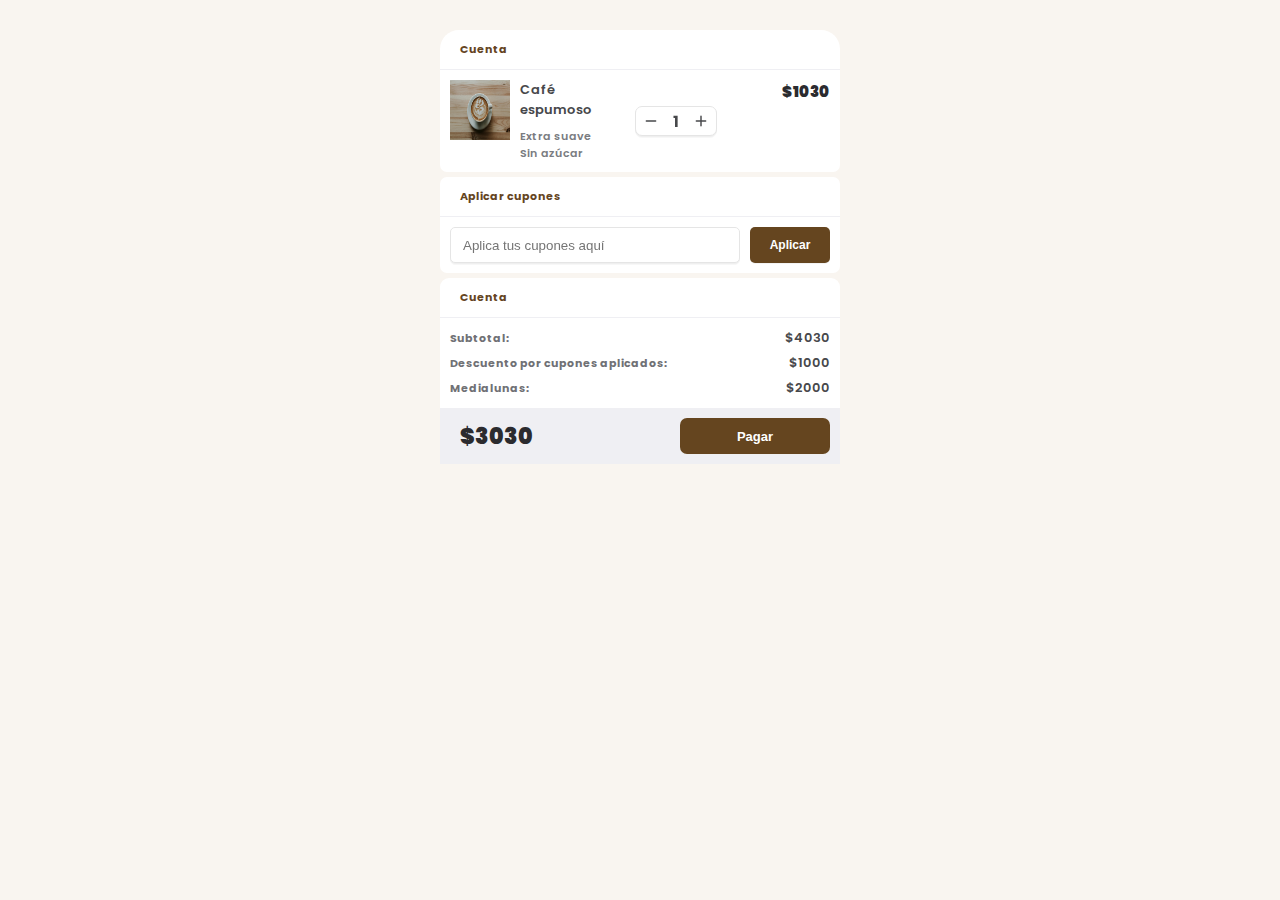
<file: html/check.html>
<!DOCTYPE html>
<html lang="en">
<head>
    <meta charset="UTF-8">
    <meta name="viewport" content="width=device-width, initial-scale=1.0">
    <title>Cuenta</title>
    <link rel="stylesheet" href="/css/check.css">
    <link rel="stylesheet" href="/css/style.css">
</head>
<body>

    <div class="master-container">
        <div class="card cart">
          <label class="title">Cuenta</label>
          <div class="products">
            <div class="product">
              <img src="/img/banner.jpg" alt="banner" width="60px" height="60px">
              <div>
                <span>Café espumoso</span>
                <p>Extra suave</p>
                <p>Sin azúcar</p>
              </div>
              <div class="quantity">
                <button>
                  <svg fill="none" viewBox="0 0 24 24" height="14" width="14" xmlns="http://www.w3.org/2000/svg">
                    <path stroke-linejoin="round" stroke-linecap="round" stroke-width="2.5" stroke="#47484b" d="M20 12L4 12"></path>
                  </svg>
                </button>
                <label>1</label>
                <button>
                  <svg fill="none" viewBox="0 0 24 24" height="14" width="14" xmlns="http://www.w3.org/2000/svg">
                    <path stroke-linejoin="round" stroke-linecap="round" stroke-width="2.5" stroke="#47484b" d="M12 4V20M20 12H4"></path>
                  </svg>
                </button>
              </div>
              <label class="price small">$1030</label>
            </div>
          </div>
        </div>
      
        <div class="card coupons">
          <label class="title">Aplicar cupones</label>
          <form class="form">
              <input type="text" placeholder="Aplica tus cupones aquí" class="input_field">
              <button>Aplicar</button>
          </form>
        </div>
      
        <div class="card checkout">
          <label class="title">Cuenta</label>
          <div class="details">
            <span>Subtotal:</span>
            <span>$4030</span>
            <span>Descuento por cupones aplicados:</span>
            <span>$1000</span>
            <span>Medialunas:</span>
            <span>$2000</span>
          </div>
          <div class="checkout--footer">
            <label class="price">$3030</label>
            <button class="checkout-btn">Pagar</button>
          </div>
        </div>
      </div>
    
</body>
</html>
</file>
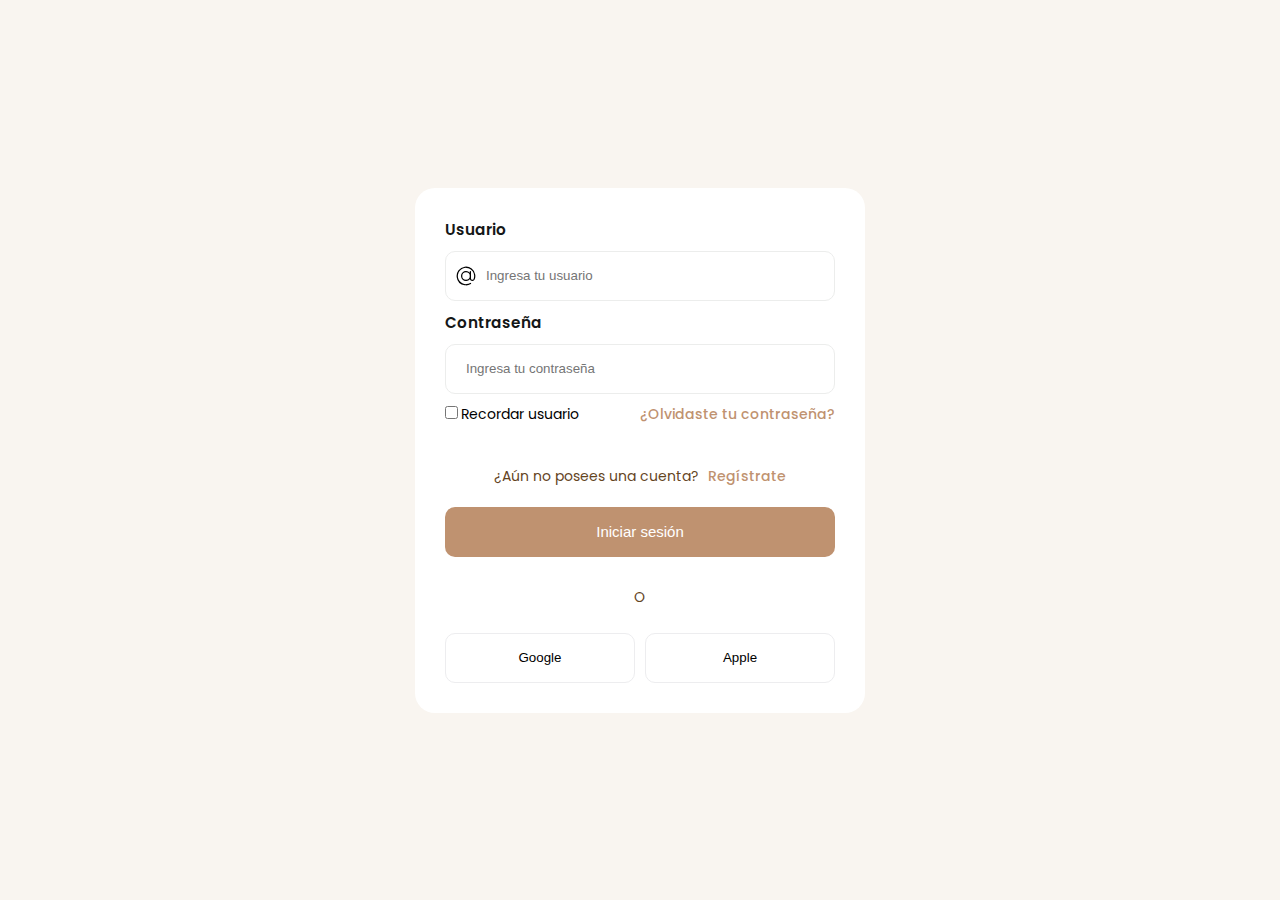
<file: html/login.html>
<!DOCTYPE html>
<html lang="en">
<head>
    <meta charset="UTF-8">
    <meta name="viewport" content="width=device-width, initial-scale=1.0">
    <title>Login</title>
    <link rel="stylesheet" href="/css/login.css">
    <link rel="stylesheet" href="/css/style.css">
</head>
<body>

  <div class="container-login">
          <form class="form">
                <div class="flex-column">
                  <label class="label">Usuario </label></div>
                  <div class="inputForm">
                    <svg height="20" viewBox="0 0 32 32" width="20" xmlns="http://www.w3.org/2000/svg"><g id="Layer_3" data-name="Layer 3"><path d="m30.853 13.87a15 15 0 0 0 -29.729 4.082 15.1 15.1 0 0 0 12.876 12.918 15.6 15.6 0 0 0 2.016.13 14.85 14.85 0 0 0 7.715-2.145 1 1 0 1 0 -1.031-1.711 13.007 13.007 0 1 1 5.458-6.529 2.149 2.149 0 0 1 -4.158-.759v-10.856a1 1 0 0 0 -2 0v1.726a8 8 0 1 0 .2 10.325 4.135 4.135 0 0 0 7.83.274 15.2 15.2 0 0 0 .823-7.455zm-14.853 8.13a6 6 0 1 1 6-6 6.006 6.006 0 0 1 -6 6z"></path></g></svg>
                    <input type="text" class="input" placeholder="Ingresa tu usuario">
                  </div>
                
                <div class="flex-column">
                  <label class="label">Contraseña </label></div>
                  <div class="inputForm">     
                    <input type="password" class="input" placeholder="Ingresa tu contraseña">
                  </div>
                
                <div class="flex-row">
                    <div>
                    <input type="checkbox">
                    <label>Recordar usuario </label>
                    </div>
                  <span class="span">¿Olvidaste tu contraseña?</span>
                </div>

                <br>
                <p class="p">¿Aún no posees una cuenta? <a class="span" href="/html/register.html">Regístrate</a>
                <button class="button-submit">Iniciar sesión</button>
            
                </p><p class="p line">O</p>
                
            
                <div class="flex-row">
                  <button class="btn google"> Google </button>
                  <button class="btn apple"> Apple </button>
                </div>
          </form>
  </div>
    
</body>
</html>
</file>
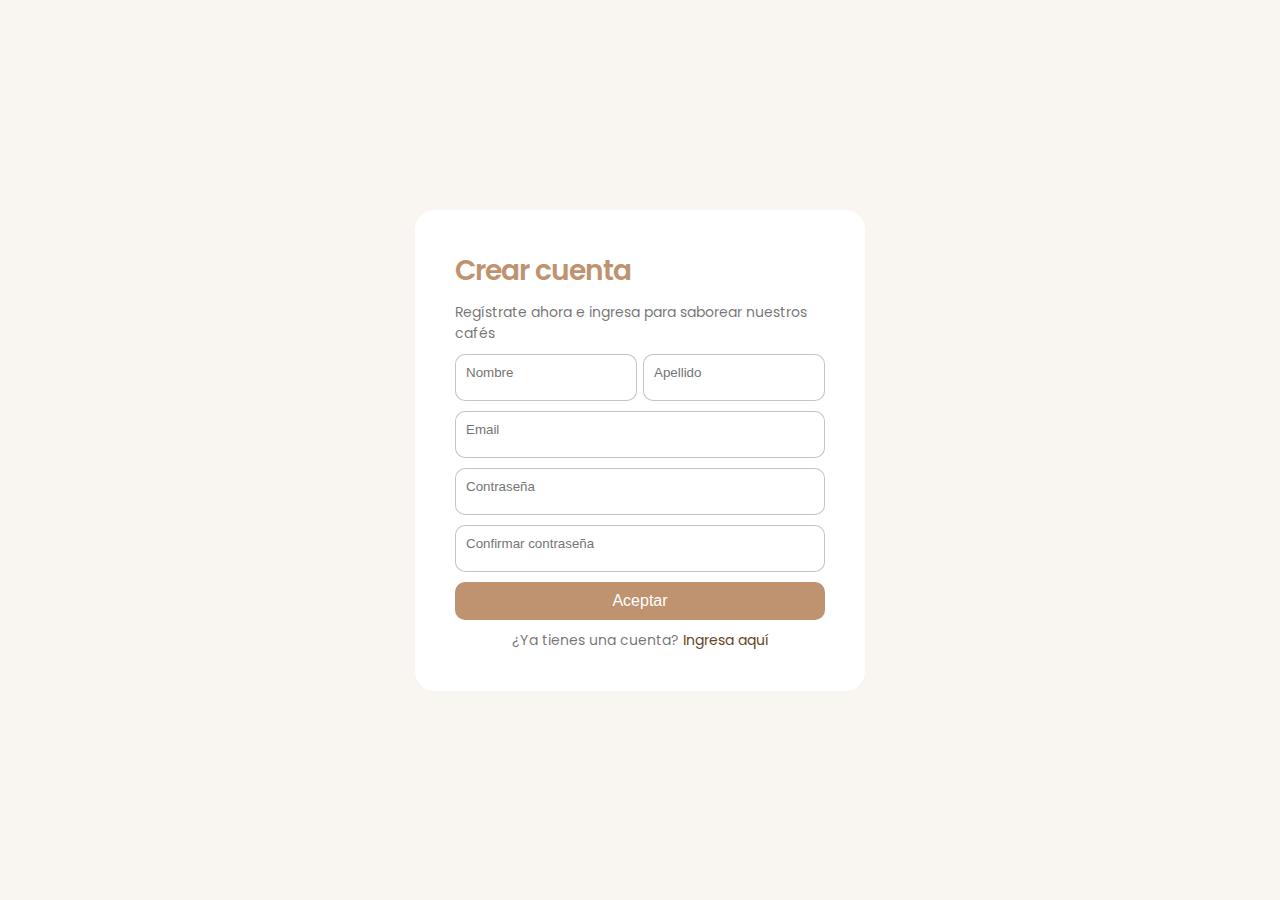
<file: html/register.html>
<!DOCTYPE html>
<html lang="en">
<head>
    <meta charset="UTF-8">
    <meta name="viewport" content="width=device-width, initial-scale=1.0">
    <title>Registrarse</title>
    <link rel="stylesheet" href="/css/register.css">
    <link rel="stylesheet" href="/css/style.css">
</head>
<body>


    <div class="container-form">
        <form class="form">
            <p class="title">Crear cuenta </p>
            <p class="message">Regístrate ahora e ingresa para saborear nuestros cafés</p>
            <div class="flex">
                <label>
                    <input class="input" type="text" placeholder="Nombre" >
                </label>
        
                <label>
                    <input class="input" type="text" placeholder="Apellido">
                </label>
            </div>  
                
            <label>
                <input class="input" type="email" placeholder="Email">
            </label> 
            
            <label>
                <input class="input" type="password" placeholder="Contraseña">
            </label>
            <label>
                <input class="input" type="password" placeholder="Confirmar contraseña">
            </label>
            <button class="submit">Aceptar</button>
            <p class="signin">¿Ya tienes una cuenta?<a href="/html/login.html"> Ingresa aquí</a> </p>
        </form>
    </div>
</body>
</html>
</file>
<file: css/check.css>
:root{
  --background-color: #FFEDDB;
  --second-color: #EDCDBB;
  --third-color: #E3B7A0;
  --fourth-color: #BF9270;
  --fifth-color: #65451F;
  --dark-color: #000;
  }

.master-container {
    display: grid;
    justify-content: center;
    margin: 3rem;
    grid-template-columns: auto;
    gap: 5px;
}
  
.card {
    width: 400px;
    background: #FFFFFF;
   
}
  
.title {
    width: 100%;
    height: 40px;
    position: relative;
    display: flex;
    align-items: center;
    padding-left: 20px;
    border-bottom: 1px solid #efeff3;
    font-weight: 700;
    font-size: 11px;
    color: var(--fifth-color);
}
  
  /* cart */
.cart {
    border-radius: 19px 19px 7px 7px;
}
  
.cart .products {
    display: flex;
    flex-direction: column;
    padding: 10px;
}
  
.cart .products .product {
    display: grid;
    grid-template-columns: 60px 1fr 80px 1fr;
    gap: 10px;
}
  
.cart .products .product span {
    font-size: 13px;
    font-weight: 600;
    color: #47484b;
    margin-bottom: 8px;
    display: block;
}
  
.cart .products .product p {
    font-size: 11px;
    font-weight: 600;
    color: #7a7c81;
}
  
.cart .quantity {
    height: 30px;
    display: grid;
    grid-template-columns: 1fr 1fr 1fr;
    margin: auto;
    background-color: #ffffff;
    border: 1px solid #e5e5e5;
    border-radius: 7px;
    filter: drop-shadow(0px 1px 0px #efefef)
      drop-shadow(0px 1px 0.5px rgba(239, 239, 239, 0.5));
}
  
.cart .quantity label {
    width: 20px;
    height: 30px;
    display: flex;
    align-items: center;
    justify-content: center;
    padding-bottom: 2px;
    font-size: 15px;
    font-weight: 700;
    color: #47484b;
}
  
.cart .quantity button {
    width: 30px;
    height: 30px;
    display: flex;
    align-items: center;
    justify-content: center;
    border: 0;
    outline: none;
    background-color: transparent;
    padding-bottom: 2px;
}
  
.card .small {
    font-size: 15px;
    margin: 0 0 auto auto;
}
  
.card .small sup {
    font-size: px;
}
  
  /* coupons */
.coupons {
    border-radius: 7px;
}
  
.coupons form {
    display: grid;
    grid-template-columns: 1fr 80px;
    gap: 10px;
    padding: 10px;
}
  
.input_field {
    width: auto;
    height: 36px;
    padding: 0 0 0 12px;
    border-radius: 5px;
    outline: none;
    border: 1px solid #e5e5e5;
    filter: drop-shadow(0px 1px 0px #efefef)
      drop-shadow(0px 1px 0.5px rgba(239, 239, 239, 0.5));
    transition: all 0.3s cubic-bezier(0.15, 0.83, 0.66, 1);
}
  
.input_field:focus {
    border: 1px solid transparent;
    box-shadow: 0px 0px 0px 2px #242424;
    background-color: transparent;
}
  
.coupons form button {
    display: flex;
    flex-direction: row;
    justify-content: center;
    align-items: center;
    padding: 10px 18px;
    gap: 10px;
    width: 100%;
    height: 36px;
    background-color: var(--fifth-color);
    box-shadow: 0px 0.5px 0.5px #EFEFEF, 0px 1px 0.5px rgba(239, 239, 239, 0.5);
    border-radius: 5px;
    border: 0;
    font-style: normal;
    font-weight: 600;
    font-size: 12px;
    line-height: 15px;
    color: #ffffff;
}
  
  /* Checkout */
  .checkout {
    border-radius: 9px 9px 19px 19px;
  }
  
  .checkout .details {
    display: grid;
    grid-template-columns: 3fr 1fr;
    padding: 10px;
    gap: 5px;
  }
  
  .checkout .details span {
    font-size: 13px;
    font-weight: 600;
  }
  
  .checkout .details span:nth-child(odd) {
    font-size: 11px;
    font-weight: 700;
    color: #707175;
    margin: auto auto auto 0;
  }
  
  .checkout .details span:nth-child(even) {
    font-size: 13px;
    font-weight: 600;
    color: #47484b;
    margin: auto 0 auto auto;
  }
  
  .checkout .checkout--footer {
    display: flex;
    align-items: center;
    justify-content: space-between;
    padding: 10px 10px 10px 20px;
    background-color: #efeff3;
  }
  
  .price {
    position: relative;
    font-size: 22px;
    color: #2B2B2F;
    font-weight: 900;
  }
  
  .price sup {
    font-size: 13px;
  }
  
  .price sub {
    width: fit-content;
    position: absolute;
    font-size: 11px;
    color: #5F5D6B;
    bottom: 5px;
    display: inline-block;
  }
  
  .checkout .checkout-btn {
    display: flex;
    flex-direction: row;
    justify-content: center;
    align-items: center;
    width: 150px;
    height: 36px;
    background-color: var(--fifth-color);
    box-shadow: 0px 0.5px 0.5px #EFEFEF, 0px 1px 0.5px rgba(239, 239, 239, 0.5);
    border-radius: 7px;
    border: 0;
    outline: none;
    color: #ffffff;
    font-size: 13px;
    font-weight: 600;
    transition: all 0.3s cubic-bezier(0.15, 0.83, 0.66, 1);
  }
</file>
<file: css/style.css>
@import url('https://fonts.googleapis.com/css2?family=Poppins:ital,wght@0,100;0,200;0,300;0,400;0,500;0,600;0,700;0,800;0,900;1,100;1,200;1,300;1,400;1,500;1,600;1,700;1,800;1,900&display=swap');

:root{
--background-color: #FFEDDB;
--second-color: #EDCDBB;
--third-color: #E3B7A0;
--fourth-color: #BF9270;
--fifth-color: #65451F;
--dark-color: #000;
}

html{
    font-size: 63.5%; /*equivale a 10px*/
    font-family: 'Poppins', sans-serif;
}

*{
    margin:0;
    padding: 0;
    box-sizing: border-box;
}

body{
    background-color: #f9f5f0;
}

/*     Utilidades    */
.container{
    max-width: 120rem;
    margin: 0 auto;
}

.heading-1{
    text-align: center;
    font-weight: 500;
    font-size: 3rem;
}

/*      Header      */

.container-hero{
    background-color: var(--background-color);
}

.hero{
    display: flex;
    justify-content: space-between;
    align-items: center;
    padding: 2rem 0;
}

.customer-support{
 display: flex;
 align-items: center;
 gap: 2rem;
}

.customer-support{
    font-size: 1.3rem;
}

.content-customer-support{
    display: flex;
    flex-direction: column;
}

.customer-support i{
    font-size: 2.7rem;
}

.container-logo{
    display: flex;
    align-items: center;
    gap: .5rem;
}

.container-logo i{
    font-size: 3rem;
}

.container-logo h1 a{
    text-decoration: none;
    color: var(--dark-color);
    font-size: 3rem;
    text-transform: uppercase;
    letter-spacing: -1px;
}

.container-user{
    display: flex;
    gap: 1rem;
    cursor: pointer;
}

.container-user .fa-user{
    font-size: 3rem;
    background-color: var(--background-color);
    padding-right: 2.5rem;
    border-right: 1px solid #e2e2e2;
}

.container-user .fa-cart-shopping{
    font-size: 3rem;
    padding-left: 1rem;
}

.content-shopping-cart{
    display: flex;
    flex-direction: column;
}

a{
    color: inherit;
    text-decoration: none;
}

/* navbar     */
.container-navbar{
    background-color: var(--second-color);
}

.navbar{
    display: flex;
    justify-content: space-between;
    align-items: center;
    padding: 1rem 0;
}

.navbar .fa-bars{
    display: none;
}

.menu{
    display: flex;
    gap: 2rem;
}
.menu li{
    list-style: none;
}

.menu a{
    text-decoration: none;
    font-size: 1.3rem;
    color: var(--dark-color);
    font-weight: 600px;
    text-transform: uppercase;
    position: relative;
}

.menu a::after{
    content: '';
    width: 1.5rem;
    height: 1px;
    background-color: var(--fifth-color);
    position: absolute;
    bottom: -3px;
    left: 50%;
    transform: translate(-50%, 50%);
    opacity: 0;
    transition: all .3s ease;
}

.menu a:hover::after{
    opacity: 1;
}

.menu a:hover{
    color: #fff;
}

.search-form{
    position: relative;
    display: flex;
    align-items: center;
    border: 2px solid #fff;
    border-radius: 2rem;
    background-color: #fff;
    height: 4.4rem;
    overflow: hidden;
}

.search-form input{
    outline: none;
    font-family: inherit;
    border: none;
    width: 24rem;
    font-size: 1.4rem;
    padding: 0 2rem;
    color: var(--fifth-color);
    cursor: pointer;
}

.search-form input::-webkit-search-cancel-button{
    appearance: none;
}

.search-form .btn-search{
    border: none;
    background-color: #fff;
    display: flex;
    align-items: center;
    justify-content: center;
    height: 100%;
    padding: 1rem;
}

.btn-search i{
    font-size: 2rem;  
    color: var(--fifth-color);
}

/*banner */
.banner{
    background-image: linear-gradient(100deg, #000000bd, #351c1c86), url('/img/banner.jpg');
    height: 50rem;
    background-size: cover;
    background-position: center;
}

.content-banner{
    max-width: 90rem;
    margin: 0 auto;
    padding: 25rem 0;
}

.content-banner p{
   color: var(--second-color);
   font-size: 1.7rem;
   margin-bottom: 1rem;
   font-weight: 500;
}

.content-banner h2{
    color: #fff;
    font-size: 3.5rem;
    font-weight: 500;
    line-height: 1.2;
}

.content-banner a{
    color: #fff;
    font-size: 1.6rem;
    margin-top: 2rem;
    text-decoration: none;
    background-color: var(--third-color);
    display: inline-block;
    padding: 1rem 2rem ;
    text-transform: uppercase;
    border-radius: 3rem;
}

/*-- Main content   --*/
.content-main{
    background-color: #f9f5f0;
}

/*-  Lo de container features   -*/
.container-features{
    display: grid;
    grid-template-columns: repeat(4, 1fr);
    gap: 3rem;
    padding: 3rem 0;
}

.card-feature{
    display: flex;
    align-items: center;
    justify-content: center;
    gap: 1.4rem;
    background-color: #fff;
    border-radius: 1rem;
    padding: 1.5rem 0;
}

.card-feature i{
    font-size: 2.5rem;
    color: var(--fifth-color);
}

.feature-content{
    display: flex;
    flex-direction: column;
    gap: 0.5rem;
}

.feature-content span{
    font-weight: 700;
    font-size: 1.5rem;
    color: #151515;
}

.feature-content p{
    color: #777;
    font-weight: 500;
    font-size: 1.2rem;
}

/*- Categories -*/
.top-categories{
    display: flex;
    flex-direction: column;
    gap: 2rem;
    margin-top: 3rem;
}


.container-categories{
    display: grid;
    grid-template-columns: repeat(3, 1fr);
    gap: 3rem;
}

.card-category{
    height: 20rem;
    display: flex;
    flex-direction: column;
    align-items: center;
    justify-content: center;
    gap: 2rem;
    border-radius: 2rem;
}

.category-moca{
   background-image: linear-gradient(#1d1818c9, #4d383865), url('/img/cafe-moca.jpg'); 
   background-size: cover;
   background-position: center;
   background-repeat: no-repeat;
}

.category-expreso{
    background-image: linear-gradient(#1d1818c9, #4d383865), url('/img/cafe-expreso.png'); 
    background-size: cover;
    background-position: center;
    background-repeat: no-repeat;
}

 .category-capuchino{
    background-image: linear-gradient(#1d1818c9, #4d383865), url('/img/cafe-capuchino.png'); 
    background-size: cover;
    background-position: center;
    background-repeat: no-repeat;
 }

.card-category h3{
    font-size: 2.5rem;
    color: white;
    text-transform: capitalize;
    position: relative;
 }

 .card-category span{
    font-size: 1.6rem;
    color: #fff;
    cursor: pointer;
 }

 .card-category h3::after{
    content: '';
    width: 2.5rem;
    height: 2px;
    background-color: #fff;
    position: absolute;
    bottom: -1rem;
    left: 50%;
    transform: translate(-50%, 50%);
 }

 .card-category span:hover{
    color: var(--fourth-color);
 }

 /*- TOP PRODUCTS - */
 .top-products{
    display: flex;
    flex-direction: column;
    gap: 2rem;
    margin-bottom: 3rem;
    margin-top: 3rem;
 }

 .container-options{
    display: flex;
    justify-content: center;
    gap: 2rem;
    margin-bottom: 2rem;
 }

 .container-options span{
    color: var(--fourth-color);
    background-color: #fff;
    padding: .7rem 3rem;
    font-size: 1.4rem;
    text-transform: capitalize;
    border-radius: 2rem;
    cursor: pointer;
 }

 .container-options span:hover{
    background-color: var(--fourth-color);
    color: #fff;
 }

 .container-options span.active{
    background-color: var(--fourth-color);
    color: #fff;
 }

 /*Products*/

 .container-products{
    display: grid;
    grid-template-columns: repeat(auto-fit, minmax(20rem, 1fr));
    gap: 3rem;
    margin: 3rem;
 }

 .card-product{
    background-color: #fff;
    padding: 2rem 3rem;
    border-radius: .5rem;
    cursor: pointer;
    box-shadow: 0 0 2px rgba(0, 0, 0, 0.459);
    
 }

 .container-img{
    position: relative;
 }

 .card-product img{
    width: 100%;
    border-radius: .5rem;
 }

 .container-img .discount{
    position: absolute;
    left: 0;
    background-color: var(--fourth-color);
    color: #fff;
    padding: 2px 1.2rem;
    border-radius: 1rem;
    font-size: 1.2rem;
    margin: 1rem;
 }

 .card-product:hover .discount{
    background-color: var(--dark-color);
 }

 .button-group{
    display: flex;
    flex-direction: column;
    gap: 1rem;
    position: absolute;
    top: 0;
    right: -3rem;
    z-index: -1;
    transition: all .4s ease;
 }

 .button-group span{
    border: 1px solid var(--fourth-color);
    padding: .8rem;
    display: flex;
    align-items: flex;
    align-items: center;
    justify-content: center;
    border-radius: 50%;
 }

 .button-group span:hover{
    background-color: var(--fourth-color);
    color: #fff;
 }

 .button-group span i{
    font-size: 1.5rem;
    color: #fff;
 }

 .button-group span:hover i{

 }

 .card-product:hover .button-group{
    z-index: 0;
    right: 1rem;
 }

 .content-card-product{
    display: grid;
    justify-content: center;
    align-items: center;
    grid-template-columns: 1fr 1fr;
    grid-template-rows: repeat(4, min-content);
    row-gap: 1rem;
 }

 .stars{
    grid-row: 1/2;
    grid-column: 1/-1;
 }

 .stars i{
    font-size: 1.6rem;
    color: var(--fourth-color);
 }

 .content-card-product h3{
    grid-row: 2/3;
    grid-column: 1/-1;
    font-weight: 400;
    font-size: 2rem;
    margin-bottom: 1rem;
    cursor: pointer;
 }

 .content-card-product h3:hover{
    color: var(--fourth-color);
 }

 .add-cart {
    justify-self: start;
    width: 3rem; 
    height: 3rem;
    border: 2px solid var(--fourth-color);
    border-radius: 50%;
    cursor: pointer;
    transition: all .4s ease;
    display: flex;
    align-items: center;
    justify-content: center;
}

 .add-cart:hover{
    background-color: var(--fourth-color);
 }

 .add-cart i{
   color: var(--fourth-color);
   font-size: 1.5rem;
 }

 .add-cart:hover i{
    color: #fff;
 }

 .content-card-product .price{
    justify-self: end;
    align-self: center;
    font-size: 1.7rem;
    font-size: 600;
 }

 .content-card-product .price span{
    font-size: 1.5rem;
    font-weight: 480;
    text-decoration: line-through;
    color: #777;
    margin-left: .5rem;
 }







 .content-footer{
    background-color: var(--fifth-color);
 }
</file>
<file: css/login.css>
:root{
    --background-color: #FFEDDB;
    --second-color: #EDCDBB;
    --third-color: #E3B7A0;
    --fourth-color: #BF9270;
    --fifth-color: #65451F;
}

.container-login{
    display: flex;
    justify-content: center;
    align-items: center;
    height: 100vh;
}

.label {
    font-size: 1.5rem;
}

.form{
    display: flex;
    flex-direction: column;
    gap: 10px;
    background-color: #ffffff;
    padding: 30px;
    width: 450px;
    border-radius: 20px;  
}
  
.form button {
    align-self: flex-end;
}
  
.flex-column > label {
    color: #151717;
    font-weight: 600;
}
  
.inputForm {
    border: 1.5px solid #ecedec;
    border-radius: 10px;
    height: 50px;
    display: flex;
    align-items: center;
    padding-left: 10px;
    transition: 0.2s ease-in-out;
}
  
.input {
    margin-left: 10px;
    border-radius: 10px;
    border: none;
    width: 85%;
    height: 100%;
}
  
.input:focus {
    outline: none;
}
  
  
.flex-row {
    display: flex;
    flex-direction: row;
    align-items: center;
    gap: 10px;
    justify-content: space-between;
}
  
.flex-row > div > label {
    font-size: 14px;
    color: black;
    font-weight: 400;
}
  
.span {
    font-size: 14px;
    margin-left: 5px;
    color: var(--fourth-color);
    font-weight: 500;
    cursor: pointer;
}
  
.button-submit {
    margin: 20px 0 10px 0;
    background-color: var(--fourth-color);
    border: none;
    color: white;
    font-size: 15px;
    font-weight: 500;
    border-radius: 10px;
    height: 50px;
    width: 100%;
    cursor: pointer;
}
  
.button-submit:hover {
    background-color: var(--fifth-color);
    color: #fff;
}
  
.p {
    text-align: center;
    color:var(--fifth-color);
    font-size: 14px;
    margin: 5px 0;
}
  
.btn {
    margin-top: 10px;
    width: 100%;
    height: 50px;
    border-radius: 10px;
    display: flex;
    justify-content: center;
    align-items: center;
    font-weight: 500;
    gap: 10px;
    border: 1px solid #ededef;
    background-color: white;
    cursor: pointer;
    transition: 0.2s ease-in-out;
}
  
.btn:hover {
   background-color: var(--fifth-color);
   color: #fff;
}
</file>
<file: css/register.css>
:root{
  --background-color: #FFEDDB;
  --second-color: #EDCDBB;
  --third-color: #E3B7A0;
  --fourth-color: #BF9270;
  --fifth-color: #65451F;

  }

.container-form {
  display: flex;
  justify-content: center;
  align-items: center;
  height: 100vh;
}

.form {
  display: flex;
  justify-content: center;
  flex-direction: column;
  gap: 10px;
  max-width: 450px;
  background-color: #fff;
  padding: 40px;
  border-radius: 20px;
}

.title {
  font-size: 28px;
  color: var(--fourth-color);
  font-weight: 600;
  letter-spacing: -1px;
 
}

.message, .signin {
  color: rgba(88, 87, 87, 0.822);
  font-size: 14px;
}

.signin {
  text-align: center;
}

.signin a {
  color:var(--fifth-color);
}

.signin a:hover {
  text-decoration: underline var(--fifth-color);
}

.flex {
  display: flex;
  width: 100%;
  gap: 6px;
}

.form label {
  position: relative;
}

.form label .input {
  width: 100%;
  padding: 10px 10px 20px 10px;
  outline: 0;
  border: 1px solid rgba(105, 105, 105, 0.397);
  border-radius: 10px;
}

.form label .input + span {
  position: absolute;
  left: 10px;
  top: 15px;
  color: grey;
  font-size: 0.9em;
  cursor: text;
  transition: 0.3s ease;
}

.submit {
  border: none;
  outline: none;
  background-color: var(--fourth-color);
  padding: 10px;
  border-radius: 10px;
  color: #fff;
  font-size: 16px;
  transform: .3s ease;
}

.submit:hover {
  background-color: var(--fifth-color);
  cursor: pointer;
}
</file>
